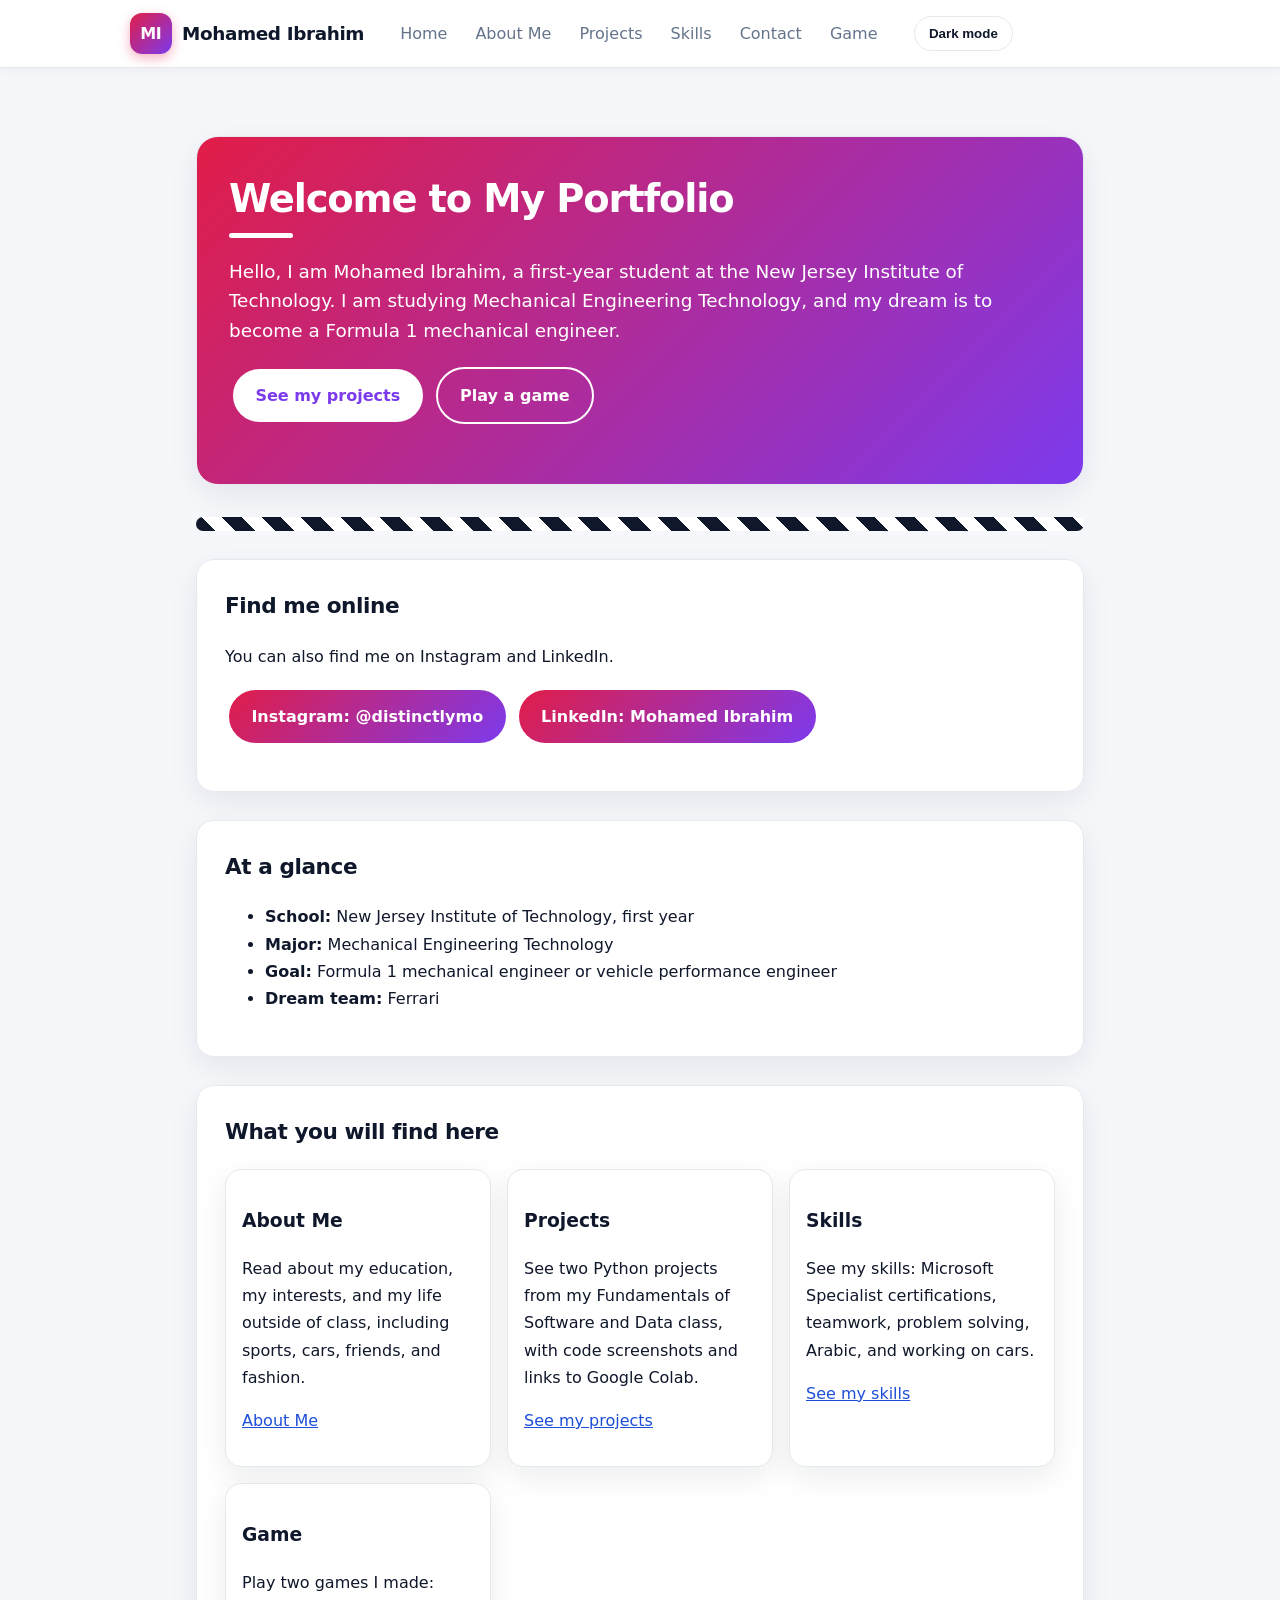
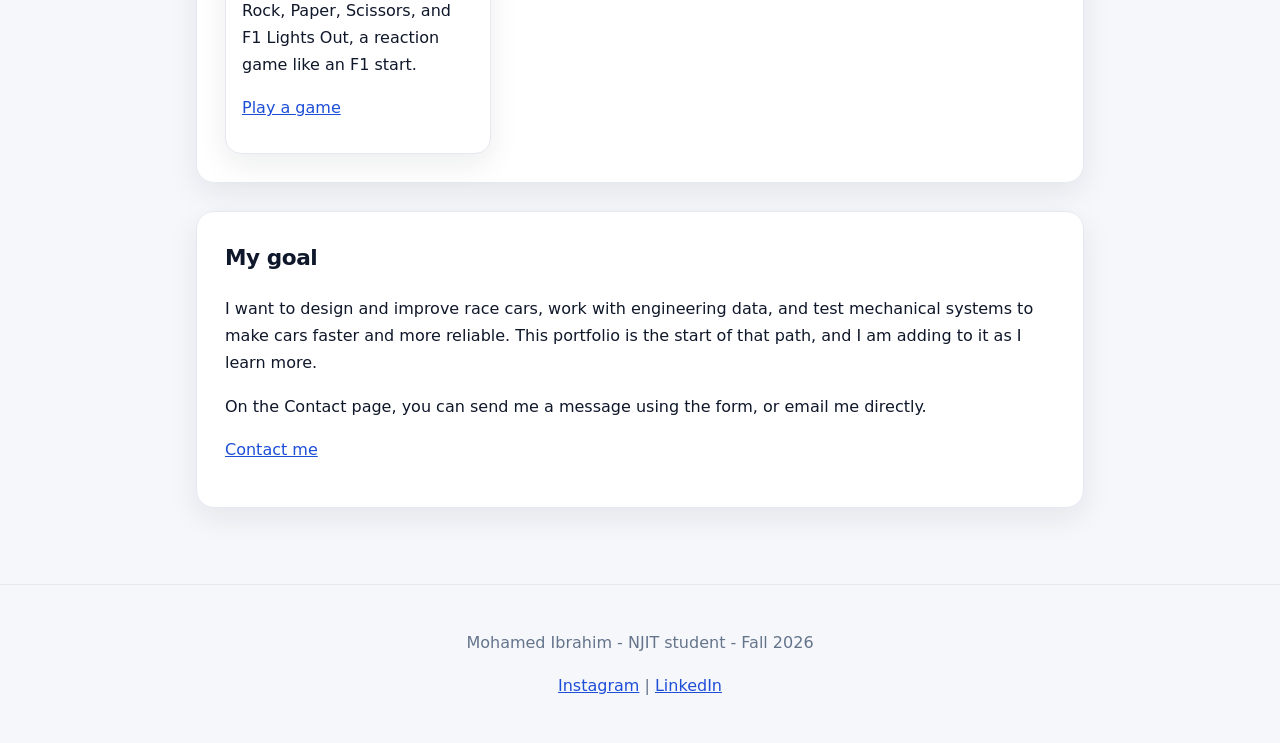
<file: index.html>
<!DOCTYPE html>
<html lang="en">
<head>
<meta charset="utf-8">
<meta name="viewport" content="width=device-width, initial-scale=1">
<title>Mohamed Ibrahim - Home</title>
<link rel="stylesheet" href="styles.css">
<script src="script.js" defer></script>
</head>
<body>
<a class="skip-link" href="#main">Skip to main content</a>
<header>
<nav aria-label="Main navigation">
<a class="logo" href="index.html"><span class="logo-mark" aria-hidden="true">MI</span> Mohamed Ibrahim</a>
<button class="menu-button" id="menu-button" aria-expanded="false" aria-controls="nav-links">Menu</button>
<ul class="nav-links" id="nav-links">
<li><a href="index.html">Home</a></li>
<li><a href="about.html">About Me</a></li>
<li><a href="projects.html">Projects</a></li>
<li><a href="skills.html">Skills</a></li>
<li><a href="contact.html">Contact</a></li>
<li><a href="game.html">Game</a></li>
</ul>
<button class="theme-button" id="theme-button">Dark mode</button>
</nav>
</header>
<main id="main">
<section class="hero">
<h1>Welcome to My Portfolio</h1>
<p class="hero-tag">Hello, I am Mohamed Ibrahim, a first-year student at the New Jersey Institute of Technology. I am studying Mechanical Engineering Technology, and my dream is to become a Formula 1 mechanical engineer.</p>
<p><a class="hero-button" href="projects.html">See my projects</a> <a class="hero-button hero-button-light" href="game.html">Play a game</a></p>
</section>
<div class="race-strip" aria-hidden="true"></div>
<section>
<h2>Find me online</h2>
<p>You can also find me on Instagram and LinkedIn.</p>
<p><a class="social-button" href="https://www.instagram.com/distinctlymo/">Instagram: @distinctlymo</a> <a class="social-button" href="https://www.linkedin.com/in/mohamed-ibrahim-390871430">LinkedIn: Mohamed Ibrahim</a></p>
</section>
<section>
<h2>At a glance</h2>
<ul>
<li><strong>School:</strong> New Jersey Institute of Technology, first year</li>
<li><strong>Major:</strong> Mechanical Engineering Technology</li>
<li><strong>Goal:</strong> Formula 1 mechanical engineer or vehicle performance engineer</li>
<li><strong>Dream team:</strong> Ferrari</li>
</ul>
</section>
<section>
<h2>What you will find here</h2>
<div class="card-grid">
<section class="card">
<h3>About Me</h3>
<p>Read about my education, my interests, and my life outside of class, including sports, cars, friends, and fashion.</p>
<p><a href="about.html">About Me</a></p>
</section>
<section class="card">
<h3>Projects</h3>
<p>See two Python projects from my Fundamentals of Software and Data class, with code screenshots and links to Google Colab.</p>
<p><a href="projects.html">See my projects</a></p>
</section>
<section class="card">
<h3>Skills</h3>
<p>See my skills: Microsoft Specialist certifications, teamwork, problem solving, Arabic, and working on cars.</p>
<p><a href="skills.html">See my skills</a></p>
</section>
<section class="card">
<h3>Game</h3>
<p>Play two games I made: Rock, Paper, Scissors, and F1 Lights Out, a reaction game like an F1 start.</p>
<p><a href="game.html">Play a game</a></p>
</section>
</div>
</section>
<section>
<h2>My goal</h2>
<p>I want to design and improve race cars, work with engineering data, and test mechanical systems to make cars faster and more reliable. This portfolio is the start of that path, and I am adding to it as I learn more.</p>
<p>On the Contact page, you can send me a message using the form, or email me directly.</p>
<p><a href="contact.html">Contact me</a></p>
</section>
</main>
<footer><p>Mohamed Ibrahim - NJIT student - Fall 2026</p><p><a href="https://www.instagram.com/distinctlymo/">Instagram</a> | <a href="https://www.linkedin.com/in/mohamed-ibrahim-390871430">LinkedIn</a></p></footer>
</body>
</html>
</file>
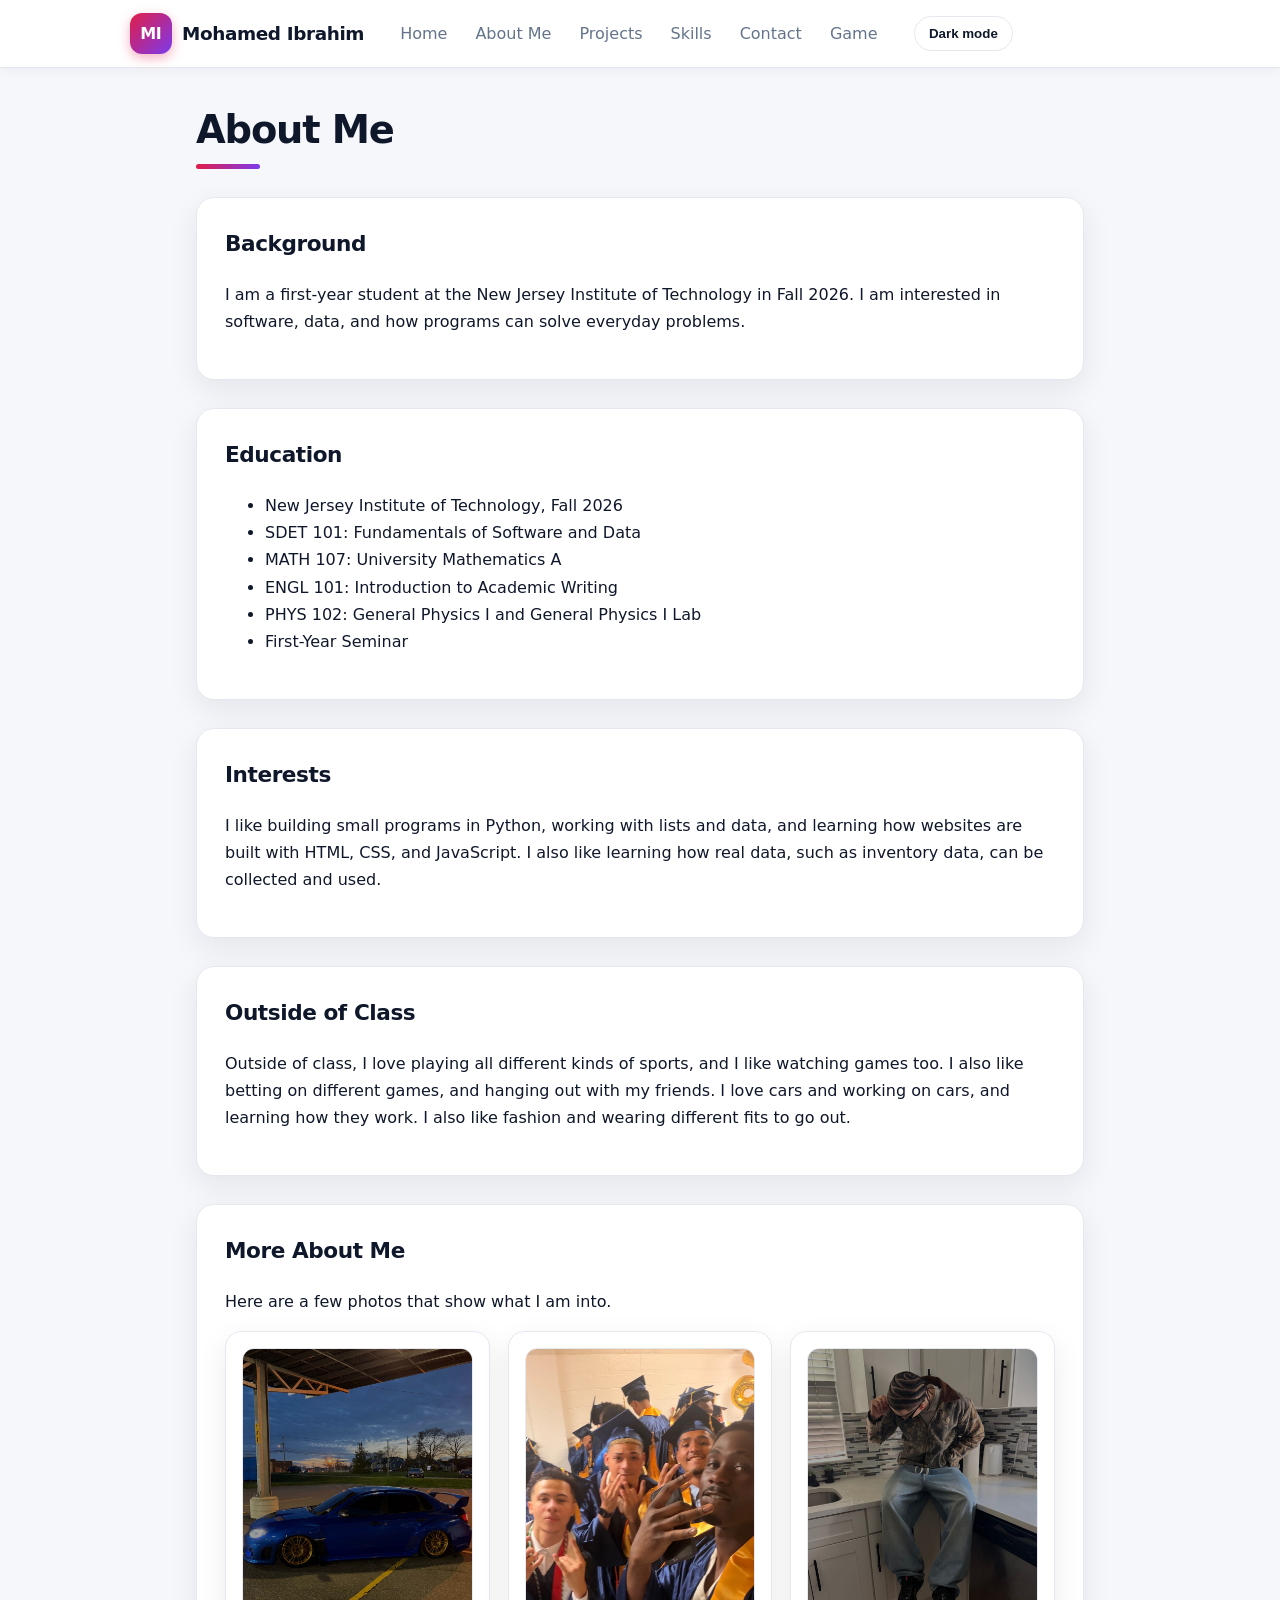
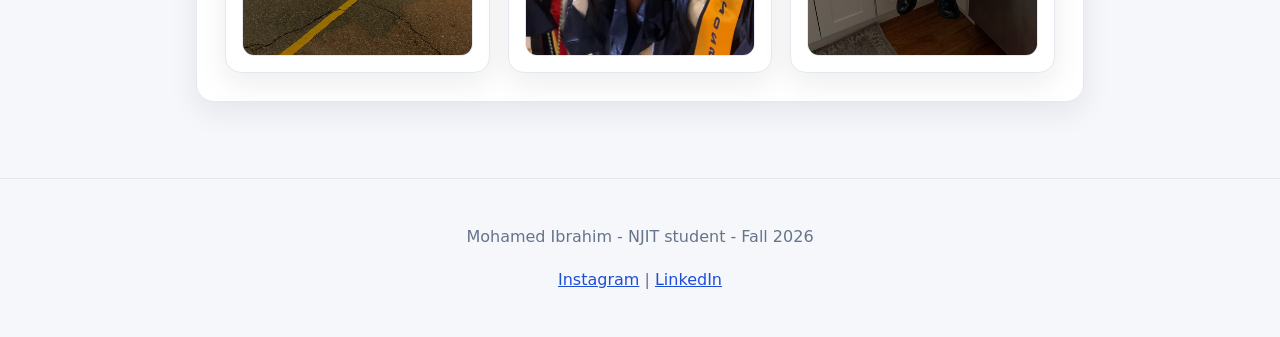
<file: about.html>
<!DOCTYPE html>
<html lang="en">
<head>
<meta charset="utf-8">
<meta name="viewport" content="width=device-width, initial-scale=1">
<title>Mohamed Ibrahim - About Me</title>
<link rel="stylesheet" href="styles.css">
<script src="script.js" defer></script>
</head>
<body>
<a class="skip-link" href="#main">Skip to main content</a>
<header>
<nav aria-label="Main navigation">
<a class="logo" href="index.html"><span class="logo-mark" aria-hidden="true">MI</span> Mohamed Ibrahim</a>
<button class="menu-button" id="menu-button" aria-expanded="false" aria-controls="nav-links">Menu</button>
<ul class="nav-links" id="nav-links">
<li><a href="index.html">Home</a></li>
<li><a href="about.html">About Me</a></li>
<li><a href="projects.html">Projects</a></li>
<li><a href="skills.html">Skills</a></li>
<li><a href="contact.html">Contact</a></li>
<li><a href="game.html">Game</a></li>
</ul>
<button class="theme-button" id="theme-button">Dark mode</button>
</nav>
</header>
<main id="main">
<h1>About Me</h1>
<section>
<h2>Background</h2>
<p>I am a first-year student at the New Jersey Institute of Technology in Fall 2026. I am interested in software, data, and how programs can solve everyday problems.</p>
</section>
<section>
<h2>Education</h2>
<ul>
<li>New Jersey Institute of Technology, Fall 2026</li>
<li>SDET 101: Fundamentals of Software and Data</li>
<li>MATH 107: University Mathematics A</li>
<li>ENGL 101: Introduction to Academic Writing</li>
<li>PHYS 102: General Physics I and General Physics I Lab</li>
<li>First-Year Seminar</li>
</ul>
</section>
<section>
<h2>Interests</h2>
<p>I like building small programs in Python, working with lists and data, and learning how websites are built with HTML, CSS, and JavaScript. I also like learning how real data, such as inventory data, can be collected and used.</p>
</section>
<section>
<h2>Outside of Class</h2>
<p>Outside of class, I love playing all different kinds of sports, and I like watching games too. I also like betting on different games, and hanging out with my friends. I love cars and working on cars, and learning how they work. I also like fashion and wearing different fits to go out.</p>
</section>
<section>
<h2>More About Me</h2>
<p>Here are a few photos that show what I am into.</p>
<div class="photo-grid">
<figure class="card">
<img src="images/car.jpg" alt="A blue Subaru sedan with gold wheels parked at sunset">
</figure>
<figure class="card">
<img src="images/graduation-friends.jpg" alt="Mohamed with his friends in graduation caps and gowns">
</figure>
<figure class="card">
<img src="images/fashion-fit.jpg" alt="Mohamed wearing a camo jacket, baggy jeans, and black shoes">
</figure>
</div>
</section>
</main>
<footer><p>Mohamed Ibrahim - NJIT student - Fall 2026</p><p><a href="https://www.instagram.com/distinctlymo/">Instagram</a> | <a href="https://www.linkedin.com/in/mohamed-ibrahim-390871430">LinkedIn</a></p></footer>
</body>
</html>
</file>
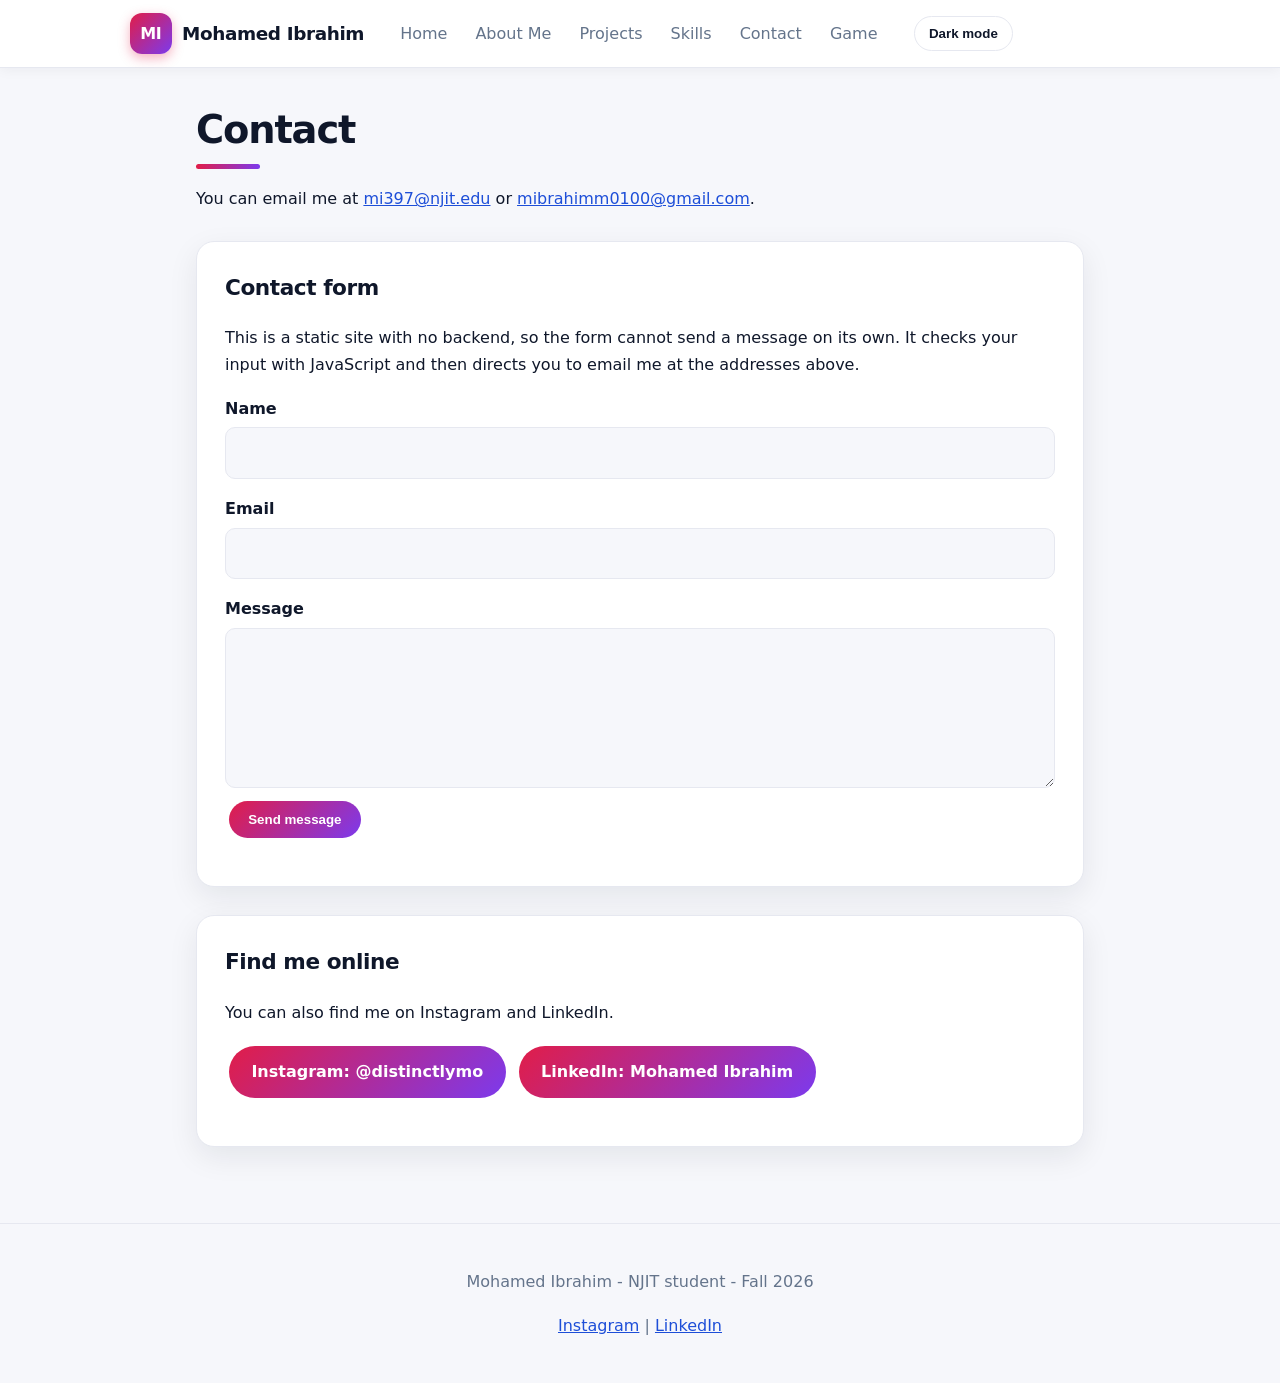
<file: contact.html>
<!DOCTYPE html>
<html lang="en">
<head>
<meta charset="utf-8">
<meta name="viewport" content="width=device-width, initial-scale=1">
<title>Mohamed Ibrahim - Contact</title>
<link rel="stylesheet" href="styles.css">
<script src="script.js" defer></script>
</head>
<body>
<a class="skip-link" href="#main">Skip to main content</a>
<header>
<nav aria-label="Main navigation">
<a class="logo" href="index.html"><span class="logo-mark" aria-hidden="true">MI</span> Mohamed Ibrahim</a>
<button class="menu-button" id="menu-button" aria-expanded="false" aria-controls="nav-links">Menu</button>
<ul class="nav-links" id="nav-links">
<li><a href="index.html">Home</a></li>
<li><a href="about.html">About Me</a></li>
<li><a href="projects.html">Projects</a></li>
<li><a href="skills.html">Skills</a></li>
<li><a href="contact.html">Contact</a></li>
<li><a href="game.html">Game</a></li>
</ul>
<button class="theme-button" id="theme-button">Dark mode</button>
</nav>
</header>
<main id="main">
<h1>Contact</h1>
<p>You can email me at <a href="mailto:mi397@njit.edu">mi397@njit.edu</a> or <a href="mailto:mibrahimm0100@gmail.com">mibrahimm0100@gmail.com</a>.</p>
<section>
<h2>Contact form</h2>
<p>This is a static site with no backend, so the form cannot send a message on its own. It checks your input with JavaScript and then directs you to email me at the addresses above.</p>
<form id="contact-form" novalidate>
<label for="name">Name</label>
<input id="name" name="name" type="text" required>
<label for="email">Email</label>
<input id="email" name="email" type="email" required>
<label for="message">Message</label>
<textarea id="message" name="message" rows="5" required></textarea>
<button type="submit">Send message</button>
<p id="form-result" aria-live="polite"></p>
</form>
</section>
<section>
<h2>Find me online</h2>
<p>You can also find me on Instagram and LinkedIn.</p>
<p><a class="social-button" href="https://www.instagram.com/distinctlymo/">Instagram: @distinctlymo</a> <a class="social-button" href="https://www.linkedin.com/in/mohamed-ibrahim-390871430">LinkedIn: Mohamed Ibrahim</a></p>
</section>
</main>
<footer><p>Mohamed Ibrahim - NJIT student - Fall 2026</p><p><a href="https://www.instagram.com/distinctlymo/">Instagram</a> | <a href="https://www.linkedin.com/in/mohamed-ibrahim-390871430">LinkedIn</a></p></footer>
</body>
</html>
</file>
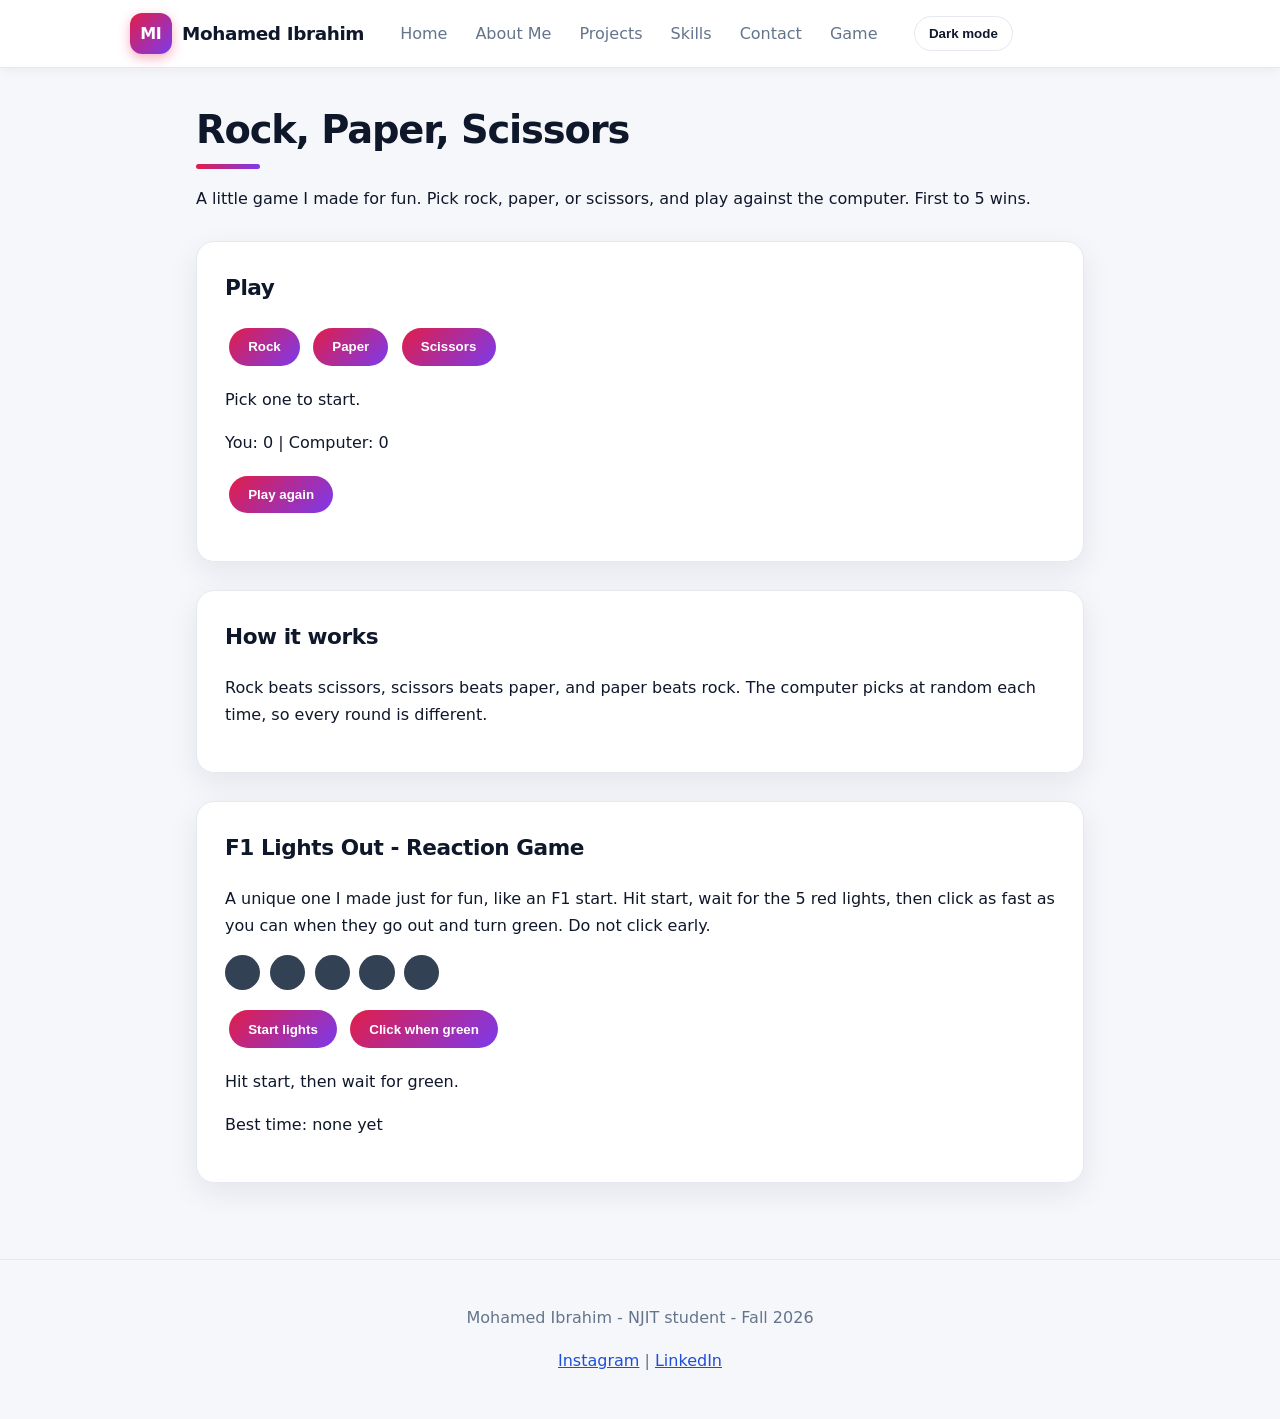
<file: game.html>
<!DOCTYPE html>
<html lang="en">
<head>
<meta charset="utf-8">
<meta name="viewport" content="width=device-width, initial-scale=1">
<title>Mohamed Ibrahim - Game</title>
<link rel="stylesheet" href="styles.css">
<script src="script.js" defer></script>
</head>
<body>
<a class="skip-link" href="#main">Skip to main content</a>
<header>
<nav aria-label="Main navigation">
<a class="logo" href="index.html"><span class="logo-mark" aria-hidden="true">MI</span> Mohamed Ibrahim</a>
<button class="menu-button" id="menu-button" aria-expanded="false" aria-controls="nav-links">Menu</button>
<ul class="nav-links" id="nav-links">
<li><a href="index.html">Home</a></li>
<li><a href="about.html">About Me</a></li>
<li><a href="projects.html">Projects</a></li>
<li><a href="skills.html">Skills</a></li>
<li><a href="contact.html">Contact</a></li>
<li><a href="game.html">Game</a></li>
</ul>
<button class="theme-button" id="theme-button">Dark mode</button>
</nav>
</header>
<main id="main">
<h1>Rock, Paper, Scissors</h1>
<p>A little game I made for fun. Pick rock, paper, or scissors, and play against the computer. First to 5 wins.</p>
<section>
<h2>Play</h2>
<p>
<button type="button" id="game-rock">Rock</button>
<button type="button" id="game-paper">Paper</button>
<button type="button" id="game-scissors">Scissors</button>
</p>
<p id="game-result" aria-live="polite">Pick one to start.</p>
<p id="game-score">You: 0 | Computer: 0</p>
<p><button type="button" id="game-reset">Play again</button></p>
</section>
<section>
<h2>How it works</h2>
<p>Rock beats scissors, scissors beats paper, and paper beats rock. The computer picks at random each time, so every round is different.</p>
</section>
<section>
<h2>F1 Lights Out - Reaction Game</h2>
<p>A unique one I made just for fun, like an F1 start. Hit start, wait for the 5 red lights, then click as fast as you can when they go out and turn green. Do not click early.</p>
<div class="lights" aria-label="F1 start lights">
<span class="f1-light" id="f1-light-1"></span>
<span class="f1-light" id="f1-light-2"></span>
<span class="f1-light" id="f1-light-3"></span>
<span class="f1-light" id="f1-light-4"></span>
<span class="f1-light" id="f1-light-5"></span>
</div>
<p>
<button type="button" id="f1-start">Start lights</button>
<button type="button" id="f1-click">Click when green</button>
</p>
<p id="f1-result" aria-live="polite">Hit start, then wait for green.</p>
<p id="f1-best">Best time: none yet</p>
</section>
</main>
<footer><p>Mohamed Ibrahim - NJIT student - Fall 2026</p><p><a href="https://www.instagram.com/distinctlymo/">Instagram</a> | <a href="https://www.linkedin.com/in/mohamed-ibrahim-390871430">LinkedIn</a></p></footer>
</body>
</html>
</file>
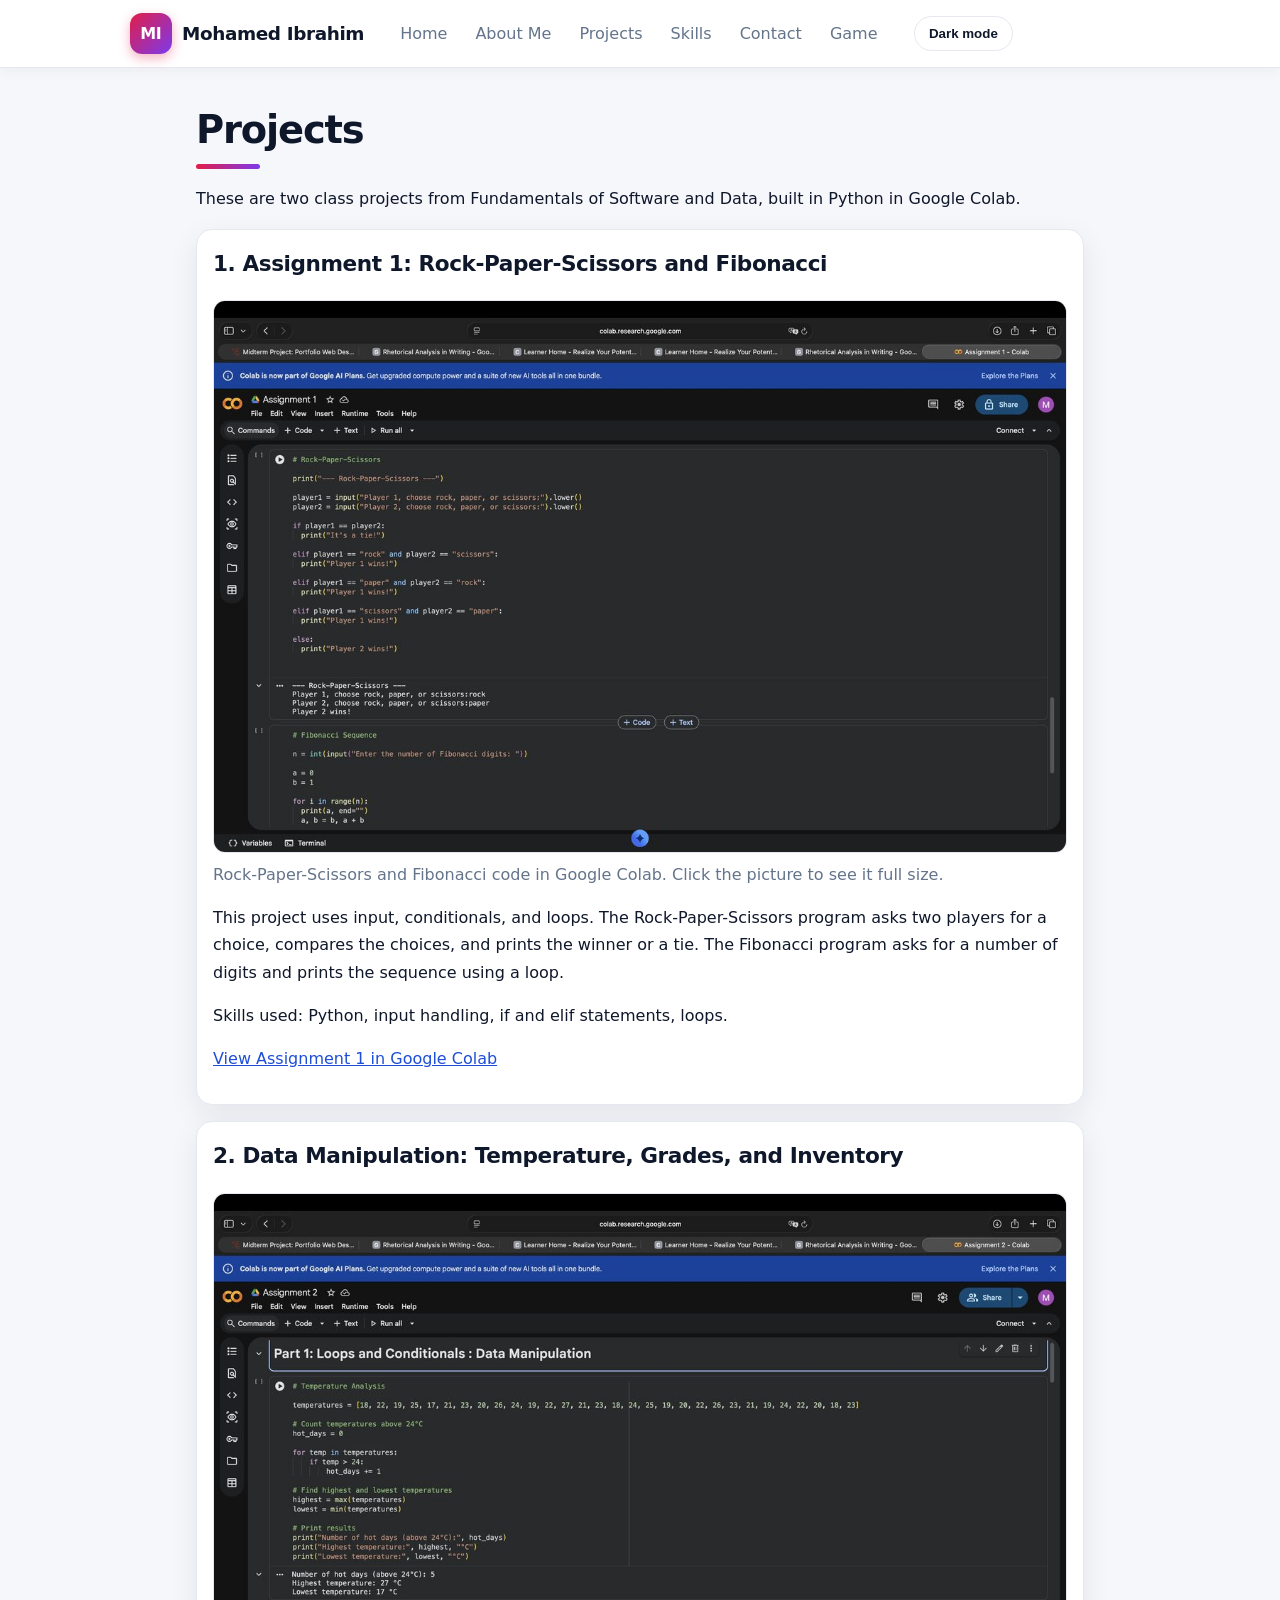
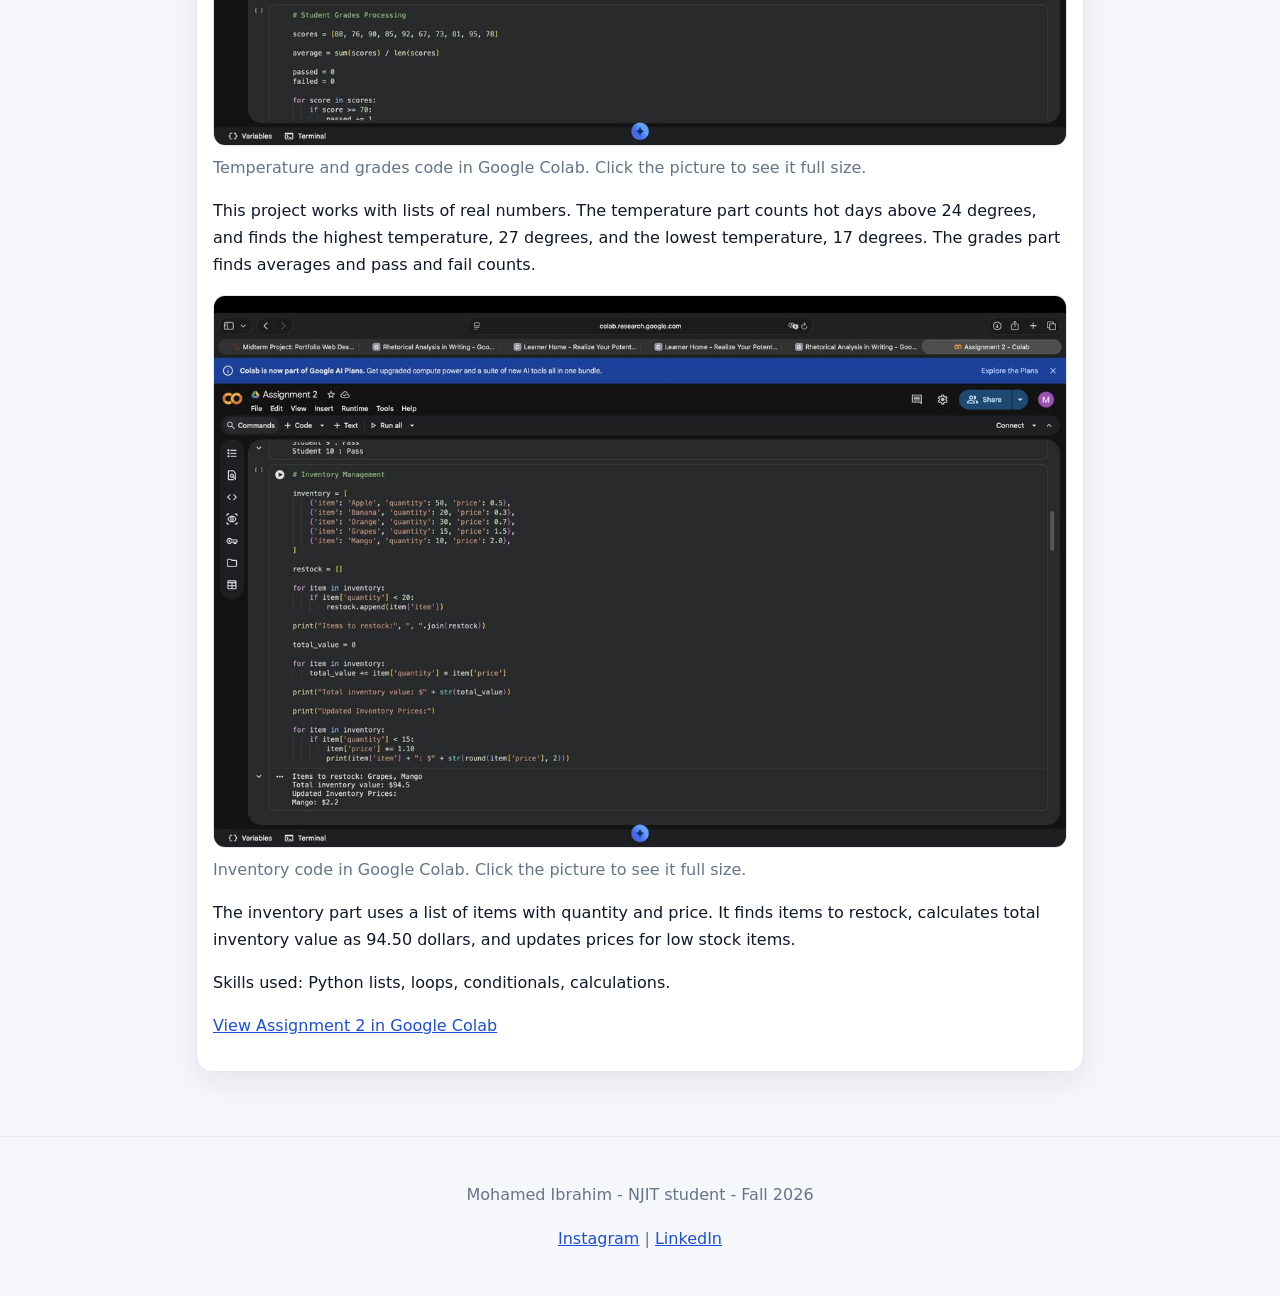
<file: projects.html>
<!DOCTYPE html>
<html lang="en">
<head>
<meta charset="utf-8">
<meta name="viewport" content="width=device-width, initial-scale=1">
<title>Mohamed Ibrahim - Projects</title>
<link rel="stylesheet" href="styles.css">
<script src="script.js" defer></script>
</head>
<body>
<a class="skip-link" href="#main">Skip to main content</a>
<header>
<nav aria-label="Main navigation">
<a class="logo" href="index.html"><span class="logo-mark" aria-hidden="true">MI</span> Mohamed Ibrahim</a>
<button class="menu-button" id="menu-button" aria-expanded="false" aria-controls="nav-links">Menu</button>
<ul class="nav-links" id="nav-links">
<li><a href="index.html">Home</a></li>
<li><a href="about.html">About Me</a></li>
<li><a href="projects.html">Projects</a></li>
<li><a href="skills.html">Skills</a></li>
<li><a href="contact.html">Contact</a></li>
<li><a href="game.html">Game</a></li>
</ul>
<button class="theme-button" id="theme-button">Dark mode</button>
</nav>
</header>
<main id="main">
<h1>Projects</h1>
<p>These are two class projects from Fundamentals of Software and Data, built in Python in Google Colab.</p>
<section class="card">
<h2>1. Assignment 1: Rock-Paper-Scissors and Fibonacci</h2>
<a href="images/assignment1.jpg"><img src="images/assignment1.jpg" alt="Screenshot of Python code for Rock-Paper-Scissors and Fibonacci in Google Colab"></a>
<p class="image-caption">Rock-Paper-Scissors and Fibonacci code in Google Colab. Click the picture to see it full size.</p>
<p>This project uses input, conditionals, and loops. The Rock-Paper-Scissors program asks two players for a choice, compares the choices, and prints the winner or a tie. The Fibonacci program asks for a number of digits and prints the sequence using a loop.</p>
<p>Skills used: Python, input handling, if and elif statements, loops.</p>
<p><a href="https://colab.research.google.com/drive/1Ld2kRMk6-ZyTfT0cHqJBDveQDuuLddLK?usp=sharing">View Assignment 1 in Google Colab</a></p>
</section>
<section class="card">
<h2>2. Data Manipulation: Temperature, Grades, and Inventory</h2>
<a href="images/data-manipulation.jpg"><img src="images/data-manipulation.jpg" alt="Screenshot of Python code for temperature analysis and student grades in Google Colab"></a>
<p class="image-caption">Temperature and grades code in Google Colab. Click the picture to see it full size.</p>
<p>This project works with lists of real numbers. The temperature part counts hot days above 24 degrees, and finds the highest temperature, 27 degrees, and the lowest temperature, 17 degrees. The grades part finds averages and pass and fail counts.</p>
<a href="images/inventory.jpg"><img src="images/inventory.jpg" alt="Screenshot of Python code for inventory management in Google Colab"></a>
<p class="image-caption">Inventory code in Google Colab. Click the picture to see it full size.</p>
<p>The inventory part uses a list of items with quantity and price. It finds items to restock, calculates total inventory value as 94.50 dollars, and updates prices for low stock items.</p>
<p>Skills used: Python lists, loops, conditionals, calculations.</p>
<p><a href="https://colab.research.google.com/drive/1Gm9E6--3ITYwjY-N8GKnyK-2Z4Ze9ScB?usp=sharing">View Assignment 2 in Google Colab</a></p>
</section>
</main>
<footer><p>Mohamed Ibrahim - NJIT student - Fall 2026</p><p><a href="https://www.instagram.com/distinctlymo/">Instagram</a> | <a href="https://www.linkedin.com/in/mohamed-ibrahim-390871430">LinkedIn</a></p></footer>
</body>
</html>
</file>
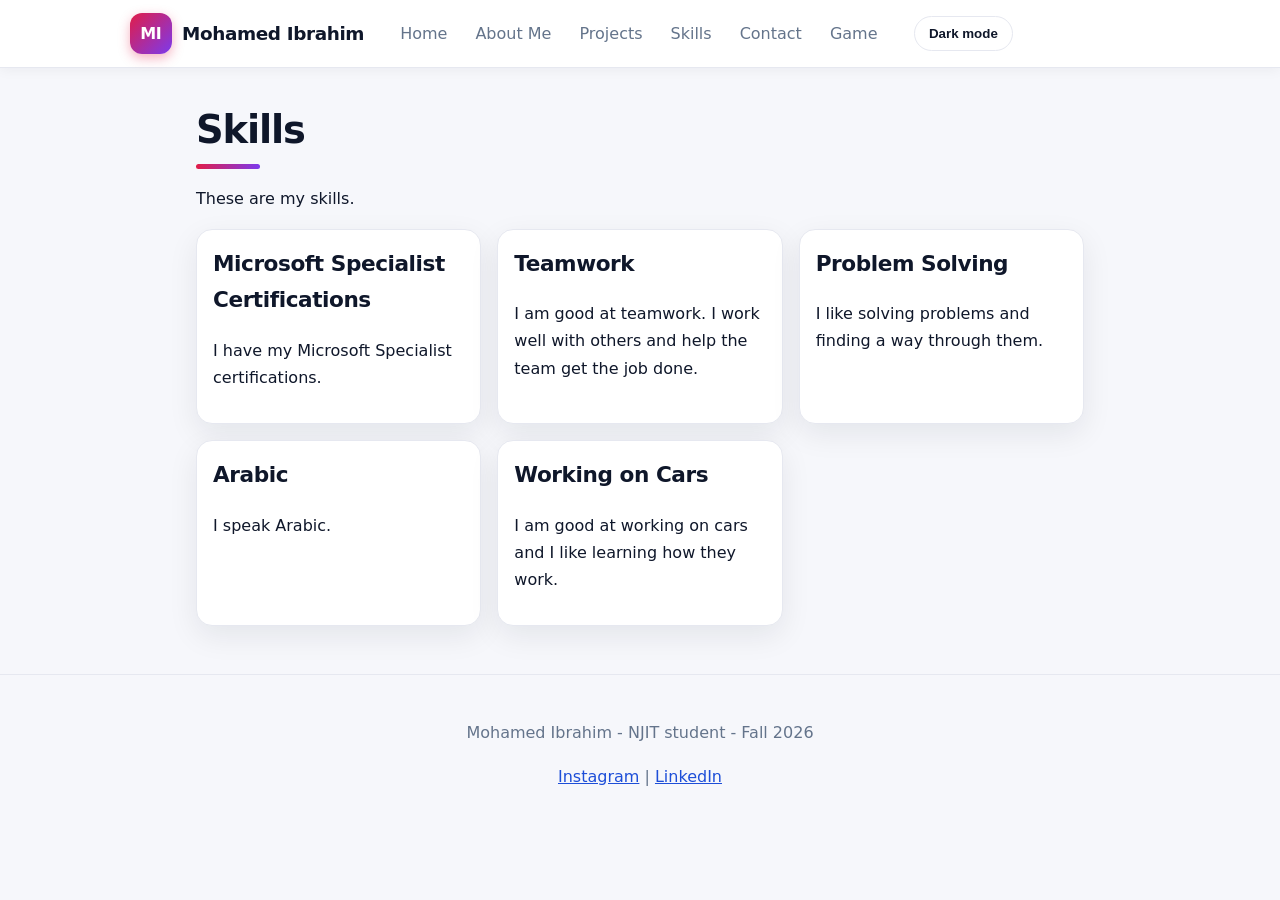
<file: skills.html>
<!DOCTYPE html>
<html lang="en">
<head>
<meta charset="utf-8">
<meta name="viewport" content="width=device-width, initial-scale=1">
<title>Mohamed Ibrahim - Skills</title>
<link rel="stylesheet" href="styles.css">
<script src="script.js" defer></script>
</head>
<body>
<a class="skip-link" href="#main">Skip to main content</a>
<header>
<nav aria-label="Main navigation">
<a class="logo" href="index.html"><span class="logo-mark" aria-hidden="true">MI</span> Mohamed Ibrahim</a>
<button class="menu-button" id="menu-button" aria-expanded="false" aria-controls="nav-links">Menu</button>
<ul class="nav-links" id="nav-links">
<li><a href="index.html">Home</a></li>
<li><a href="about.html">About Me</a></li>
<li><a href="projects.html">Projects</a></li>
<li><a href="skills.html">Skills</a></li>
<li><a href="contact.html">Contact</a></li>
<li><a href="game.html">Game</a></li>
</ul>
<button class="theme-button" id="theme-button">Dark mode</button>
</nav>
</header>
<main id="main">
<h1>Skills</h1>
<p>These are my skills.</p>
<div class="card-grid">
<section class="card">
<h2>Microsoft Specialist Certifications</h2>
<p>I have my Microsoft Specialist certifications.</p>
</section>
<section class="card">
<h2>Teamwork</h2>
<p>I am good at teamwork. I work well with others and help the team get the job done.</p>
</section>
<section class="card">
<h2>Problem Solving</h2>
<p>I like solving problems and finding a way through them.</p>
</section>
<section class="card">
<h2>Arabic</h2>
<p>I speak Arabic.</p>
</section>
<section class="card">
<h2>Working on Cars</h2>
<p>I am good at working on cars and I like learning how they work.</p>
</section>
</div>
</main>
<footer><p>Mohamed Ibrahim - NJIT student - Fall 2026</p><p><a href="https://www.instagram.com/distinctlymo/">Instagram</a> | <a href="https://www.linkedin.com/in/mohamed-ibrahim-390871430">LinkedIn</a></p></footer>
</body>
</html>
</file>
<file: styles.css>
:root{--bg:#f6f7fb;--text:#0f172a;--muted:#64748b;--accent:#e11d48;--accent2:#1d4ed8;--card:#ffffff;--border:#e6e8f0;--header:#ffffff;--shadow:0 10px 30px rgba(15,23,42,0.08)}
body.dark{--bg:#0b1220;--text:#f1f5f9;--muted:#94a3b8;--accent:#fb7185;--accent2:#93c5fd;--card:#111c33;--border:#24344f;--header:#0b1220;--shadow:0 10px 30px rgba(0,0,0,0.35)}
*{box-sizing:border-box}
body{margin:0;font-family:system-ui,-apple-system,"Segoe UI",Arial,Helvetica,sans-serif;background:var(--bg);color:var(--text);line-height:1.7}
a{color:var(--accent2)}
a:focus,button:focus,input:focus,textarea:focus{outline:3px solid #f59e0b;outline-offset:2px}
.skip-link{position:absolute;left:-9999px;top:auto}
.skip-link:focus{left:1rem;top:1rem;background:var(--bg);padding:0.5rem}
header{background:var(--header);border-bottom:1px solid var(--border);padding:0.8rem 1rem;position:sticky;top:0;z-index:10;box-shadow:0 2px 12px rgba(15,23,42,0.05)}
nav{display:flex;gap:1.5rem;align-items:center;flex-wrap:wrap;max-width:1020px;margin:0 auto;justify-content:flex-start}
nav a{font-weight:600;text-decoration:none;color:var(--text)}
nav a:hover,nav a:focus{text-decoration:underline}
.logo{display:flex;align-items:center;gap:0.65rem;font-size:1.15rem;font-weight:700;letter-spacing:-0.02em}
.logo-mark{display:inline-flex;align-items:center;justify-content:center;width:2.6rem;height:2.6rem;border-radius:12px;background:linear-gradient(135deg,#e11d48,#7c3aed);color:#ffffff;font-weight:800;font-size:1rem;flex-shrink:0;box-shadow:0 4px 12px rgba(225,29,72,0.35)}
.nav-links{display:flex;gap:0.25rem;flex-wrap:wrap;list-style:none;margin:0;padding:0;justify-content:flex-start}
.nav-links a{color:var(--muted);font-weight:500;padding:0.45rem 0.75rem;border-radius:999px}
.nav-links a:hover{color:var(--text);background:var(--card);text-decoration:none}
.menu-button,.theme-button{margin-left:auto;background:linear-gradient(135deg,#e11d48,#7c3aed);color:#fff;border:none;border-radius:999px;padding:0.55rem 0.9rem;cursor:pointer;font-weight:600}
.theme-button{margin-left:0;background:var(--card);color:var(--text);border:1px solid var(--border)}
main{max-width:920px;margin:0 auto;padding:2.5rem 1rem 3rem}
main h1{font-size:2.4rem;line-height:1.15;letter-spacing:-0.03em;margin:0 0 0.5rem}
main h1::after{content:"";display:block;width:64px;height:5px;border-radius:999px;background:linear-gradient(90deg,#e11d48,#7c3aed);margin-top:0.75rem}
main section{background:var(--card);border:1px solid var(--border);border-radius:18px;padding:1.75rem;margin:1.75rem 0;box-shadow:var(--shadow)}
main section h2{margin-top:0;font-size:1.35rem;letter-spacing:-0.02em}
footer{border-top:1px solid var(--border);padding:1.75rem;text-align:center;color:var(--muted)}
.card{background:var(--card);border:1px solid var(--border);border-radius:16px;padding:1rem;margin:1rem 0;box-shadow:var(--shadow);transition:transform 0.2s ease,box-shadow 0.2s ease}
.card:hover{transform:translateY(-3px)}
.photo-grid{display:grid;grid-template-columns:repeat(3,1fr);gap:1.1rem}
.photo-grid figure{margin:0;overflow:hidden}
.photo-grid img{transition:transform 0.3s ease}
.photo-grid figure:hover img{transform:scale(1.03)}
.image-caption{color:var(--muted);margin-top:0.5rem}
.hero{background:linear-gradient(135deg,#e11d48,#7c3aed);color:#fff;border-radius:22px;padding:2.5rem 2rem;margin-bottom:2rem}
.hero h1{color:#fff}
.hero h1::after{background:#fff}
.hero-tag{font-size:1.15rem;line-height:1.6}
.hero-button{display:inline-block;background:#fff;color:#7c3aed;border-radius:999px;padding:0.8rem 1.4rem;font-weight:700;margin:0.25rem;text-decoration:none}
.hero-button-light{background:transparent;color:#fff;border:2px solid #fff}
.card-grid{display:grid;grid-template-columns:repeat(auto-fit,minmax(220px,1fr));gap:1rem;margin-top:1rem}
.social-button{display:inline-block;background:linear-gradient(135deg,#e11d48,#7c3aed);color:#fff;border-radius:999px;padding:0.8rem 1.4rem;font-weight:700;margin:0.25rem;text-decoration:none}
footer a{color:var(--accent2)}
@keyframes gradientShift{0%{background-position:0% 50%}50%{background-position:100% 50%}100%{background-position:0% 50%}}
@keyframes fadeUp{from{opacity:0;transform:translateY(14px)}to{opacity:1;transform:translateY(0)}}
.hero{background:linear-gradient(135deg,#e11d48,#7c3aed,#1d4ed8,#e11d48);background-size:300% 300%;animation:gradientShift 12s ease infinite, fadeUp 0.8s ease both}
.hero h1,.hero p{animation:fadeUp 0.8s ease both}
.card{transition:transform 0.25s ease, box-shadow 0.25s ease}
.card:hover{transform:translateY(-6px);box-shadow:0 14px 28px rgba(15,23,42,0.16)}
a{transition:color 0.2s ease}
button{transition:transform 0.2s ease, box-shadow 0.2s ease}
button:hover{transform:translateY(-2px)}
.reveal{opacity:0;transform:translateY(14px);transition:opacity 0.6s ease, transform 0.6s ease}
.reveal.visible{opacity:1;transform:translateY(0)}
.race-strip{height:14px;border-radius:999px;background:repeating-linear-gradient(45deg,#0f172a 0 14px,#fff 14px 28px);margin:1.5rem 0;animation:fadeUp 0.8s ease both}
html{scroll-behavior:smooth}
body{transition:background-color 0.3s ease,color 0.3s ease}
.nav-links a{position:relative}
.nav-links a:hover::after{content:"";position:absolute;left:0;right:0;bottom:-4px;height:3px;border-radius:999px;background:linear-gradient(135deg,#e11d48,#7c3aed)}
.stats{display:grid;grid-template-columns:repeat(auto-fit,minmax(140px,1fr));gap:1rem;margin-top:1rem}
.stat{background:var(--card);border:1px solid var(--border);border-radius:18px;padding:1.2rem;text-align:center;box-shadow:0 6px 16px rgba(15,23,42,0.08)}
.stat strong{display:block;font-size:2.2rem;background:linear-gradient(135deg,#e11d48,#7c3aed);-webkit-background-clip:text;background-clip:text;color:transparent}
.stat span{color:var(--muted)}
.card-grid .card{margin:0}
.lights{display:flex;gap:0.6rem;margin:1rem 0}
.f1-light{width:2.2rem;height:2.2rem;border-radius:50%;background:#334155;display:inline-block}
.f1-light.on{background:#ef4444;box-shadow:0 0 12px #ef4444}
.f1-light.go{background:#22c55e;box-shadow:0 0 12px #22c55e}
img{max-width:100%;height:auto;display:block;border-radius:12px;object-fit:contain}
main section img, .card img{width:100%;height:auto;object-fit:contain;border:1px solid var(--border)}
.photo-grid figure{overflow:visible}
form label{display:block;margin-top:1rem;font-weight:600}
form input,form textarea{width:100%;padding:0.7rem 0.8rem;margin-top:0.35rem;border:1px solid var(--border);border-radius:10px;background:var(--bg);color:var(--text);font:inherit}
form button{background:linear-gradient(135deg,#e11d48,#7c3aed);color:#fff;border:none;border-radius:999px;padding:0.8rem 1.4rem;cursor:pointer;margin-top:1rem;font-weight:700}
main section button{background:linear-gradient(135deg,#e11d48,#7c3aed);color:#fff;border:none;border-radius:999px;padding:0.7rem 1.2rem;cursor:pointer;font-weight:700;margin:0.25rem}
.error{color:#b91c1c;font-weight:bold}
.success{color:#065f46;font-weight:bold}
body.dark .error{color:#fca5a5}
body.dark .success{color:#a7f3d0}
@media (max-width:700px){
  .nav-links{display:none;flex-direction:column;width:100%}
  .nav-links.open{display:flex}
  .menu-button{display:block}
  main{padding:1.5rem 0.9rem}
  main h1{font-size:1.9rem}
  .photo-grid{grid-template-columns:1fr}
}
@media (min-width:701px){
  .menu-button{display:none}
}
</file>
